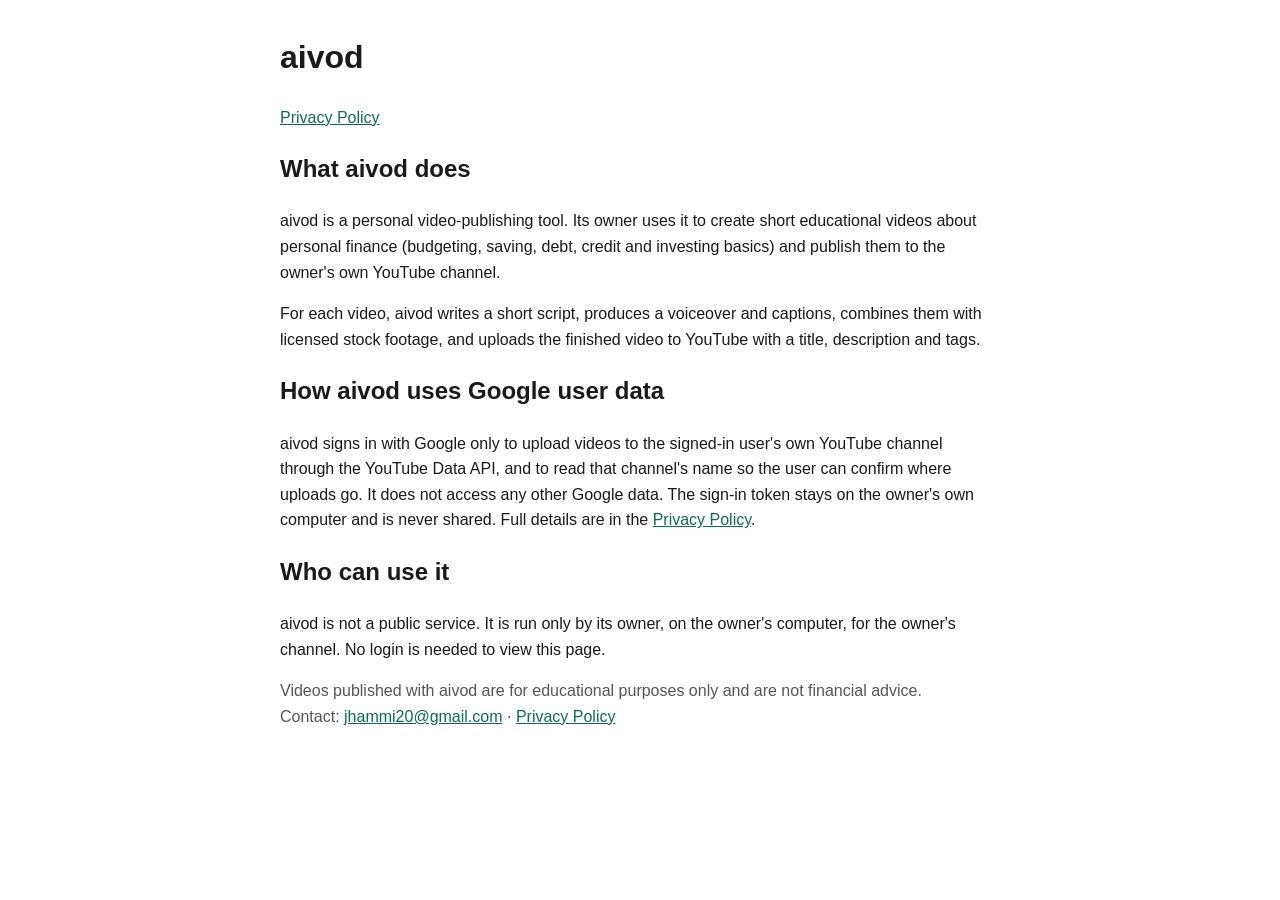
<file: index.html>
<!doctype html>
<html lang="en"><head><meta charset="utf-8"><meta name="viewport" content="width=device-width,initial-scale=1">
<title>aivod</title>
<meta name="google-site-verification" content="0ngyGrZ63Ez_pkio7X4S1J3PbFY5bw8YCu1Ukwfv91A" />
<meta name="description" content="aivod is a personal tool that uploads short educational finance videos to its owner's YouTube channel.">
<link rel="stylesheet" href="style.css"></head>
<body><main>
<h1>aivod</h1>
<p><a href="privacy.html">Privacy Policy</a></p>

<h2>What aivod does</h2>
<p>aivod is a personal video-publishing tool. Its owner uses it to create short educational videos about personal finance (budgeting, saving, debt, credit and investing basics) and publish them to the owner's own YouTube channel.</p>
<p>For each video, aivod writes a short script, produces a voiceover and captions, combines them with licensed stock footage, and uploads the finished video to YouTube with a title, description and tags.</p>

<h2>How aivod uses Google user data</h2>
<p>aivod signs in with Google only to upload videos to the signed-in user's own YouTube channel through the YouTube Data API, and to read that channel's name so the user can confirm where uploads go. It does not access any other Google data. The sign-in token stays on the owner's own computer and is never shared. Full details are in the <a href="privacy.html">Privacy Policy</a>.</p>

<h2>Who can use it</h2>
<p>aivod is not a public service. It is run only by its owner, on the owner's computer, for the owner's channel. No login is needed to view this page.</p>

<p class="muted">Videos published with aivod are for educational purposes only and are not financial advice.<br>
Contact: <a href="mailto:jhammi20@gmail.com">jhammi20@gmail.com</a> · <a href="privacy.html">Privacy Policy</a></p>
</main></body></html>
</file>
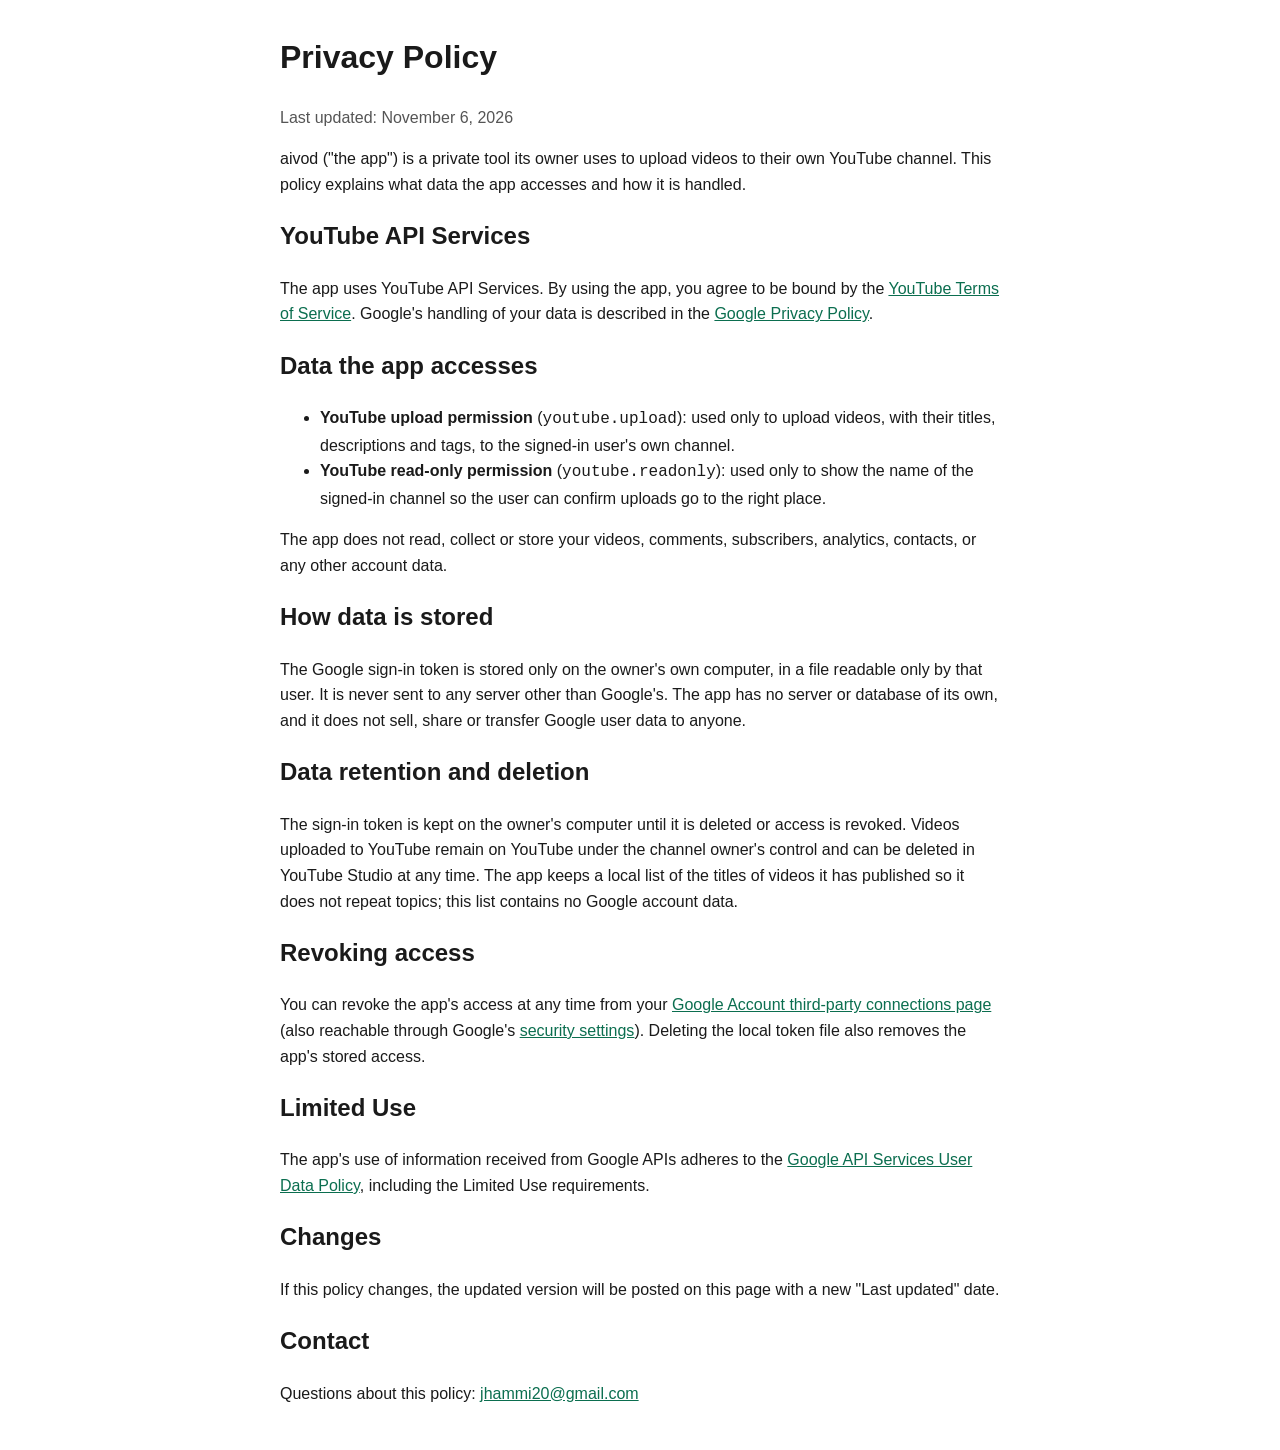
<file: privacy.html>
<!doctype html>
<html lang="en"><head><meta charset="utf-8"><meta name="viewport" content="width=device-width,initial-scale=1">
<title>aivod Privacy Policy</title><link rel="stylesheet" href="style.css"></head>
<body><main>
<h1>Privacy Policy</h1>
<p class="muted">Last updated: November 6, 2026</p>

<p>aivod ("the app") is a private tool its owner uses to upload videos to their own YouTube channel. This policy explains what data the app accesses and how it is handled.</p>

<h2>YouTube API Services</h2>
<p>The app uses YouTube API Services. By using the app, you agree to be bound by the <a href="https://www.youtube.com/t/terms">YouTube Terms of Service</a>. Google's handling of your data is described in the <a href="https://policies.google.com/privacy">Google Privacy Policy</a>.</p>

<h2>Data the app accesses</h2>
<ul>
<li><strong>YouTube upload permission</strong> (<code>youtube.upload</code>): used only to upload videos, with their titles, descriptions and tags, to the signed-in user's own channel.</li>
<li><strong>YouTube read-only permission</strong> (<code>youtube.readonly</code>): used only to show the name of the signed-in channel so the user can confirm uploads go to the right place.</li>
</ul>
<p>The app does not read, collect or store your videos, comments, subscribers, analytics, contacts, or any other account data.</p>

<h2>How data is stored</h2>
<p>The Google sign-in token is stored only on the owner's own computer, in a file readable only by that user. It is never sent to any server other than Google's. The app has no server or database of its own, and it does not sell, share or transfer Google user data to anyone.</p>

<h2>Data retention and deletion</h2>
<p>The sign-in token is kept on the owner's computer until it is deleted or access is revoked. Videos uploaded to YouTube remain on YouTube under the channel owner's control and can be deleted in YouTube Studio at any time. The app keeps a local list of the titles of videos it has published so it does not repeat topics; this list contains no Google account data.</p>

<h2>Revoking access</h2>
<p>You can revoke the app's access at any time from your <a href="https://myaccount.google.com/connections">Google Account third-party connections page</a> (also reachable through Google's <a href="https://security.google.com/settings/security/permissions">security settings</a>). Deleting the local token file also removes the app's stored access.</p>

<h2>Limited Use</h2>
<p>The app's use of information received from Google APIs adheres to the <a href="https://developers.google.com/terms/api-services-user-data-policy">Google API Services User Data Policy</a>, including the Limited Use requirements.</p>

<h2>Changes</h2>
<p>If this policy changes, the updated version will be posted on this page with a new "Last updated" date.</p>

<h2>Contact</h2>
<p>Questions about this policy: <span id="contact"><a href="mailto:jhammi20@gmail.com">jhammi20@gmail.com</a></span></p>
</main></body></html>
</file>
<file: style.css>
:root{--bg:#fff;--fg:#1a1a1a;--muted:#555;--accent:#0b6e4f}
@media (prefers-color-scheme:dark){:root{--bg:#121212;--fg:#eee;--muted:#aaa;--accent:#4fd1a5}}
body{background:var(--bg);color:var(--fg);font:16px/1.6 -apple-system,BlinkMacSystemFont,"Segoe UI",Roboto,sans-serif;margin:0;padding:2rem 1rem}
main{max-width:720px;margin:0 auto}h1{margin-top:0}a{color:var(--accent)}.muted{color:var(--muted)}
</file>
